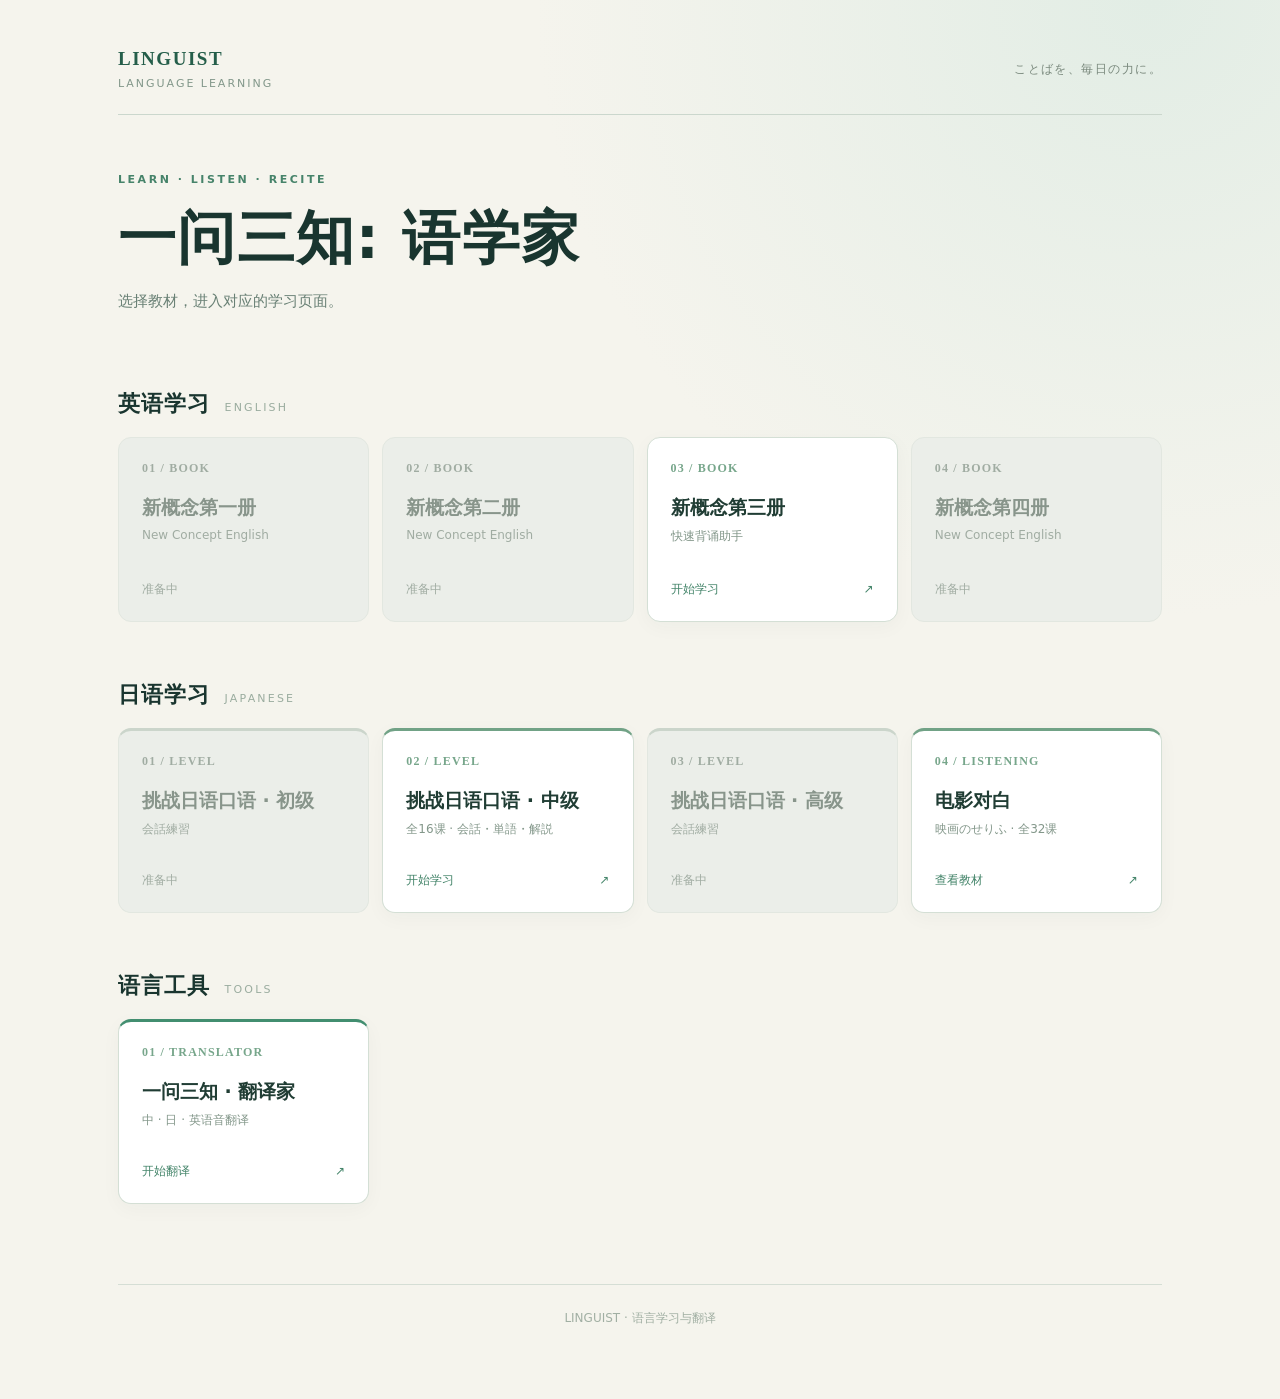
<file: index.html>
<!doctype html>
<html lang="zh-CN">
<head>
  <meta charset="utf-8">
  <meta name="viewport" content="width=device-width, initial-scale=1">
  <meta name="color-scheme" content="light">
  <title>一问三知: 语学家</title>
  <style>
    :root{font-family:"Segoe UI","Microsoft YaHei",system-ui,sans-serif;color:#19352f;background:#f5f4ed}
    *{box-sizing:border-box}
    body{margin:0;min-height:100vh;background:radial-gradient(circle at 90% 0%,#e2ede5 0,transparent 34%),#f5f4ed}
    .page{max-width:1100px;margin:auto;padding:48px 28px 72px}
    header{display:flex;justify-content:space-between;align-items:center;gap:20px;border-bottom:1px solid #cbd7cd;padding-bottom:23px}
    .brand{font:700 19px/1.2 Georgia,serif;letter-spacing:.08em;color:#255e4a}
    .brand span{display:block;margin-top:6px;font:500 11px/1.3 system-ui,sans-serif;letter-spacing:.18em;color:#82978a}
    .header-note{color:#7a897d;font-size:12px;letter-spacing:.12em}
    .hero{padding:58px 0 53px}
    .eyebrow{font-size:11px;font-weight:700;letter-spacing:.23em;color:#46836a}
    h1{margin:18px 0 15px;font-size:clamp(34px,5vw,58px);line-height:1.18;letter-spacing:.025em}
    .hero p{margin:0;color:#698075;line-height:1.8;font-size:15px}
    .section{margin-top:21px}
    .section-head{display:flex;align-items:baseline;gap:15px;margin-bottom:18px}
    .section-head h2{margin:0;font-size:22px;letter-spacing:.04em}
    .section-head span{font-size:11px;letter-spacing:.2em;color:#9aac9f}
    .grid{display:grid;grid-template-columns:repeat(4,minmax(0,1fr));gap:13px}
    .card{min-height:185px;padding:23px;border:1px solid #d4dfd5;border-radius:13px;background:#fff;display:flex;flex-direction:column;justify-content:space-between;text-decoration:none;color:#203d34;box-shadow:0 5px 20px rgba(28,69,49,.035)}
    .card .number{font:600 12px/1.2 Georgia,serif;color:#77a68b;letter-spacing:.1em}
    .card h3{font-size:19px;line-height:1.35;margin:20px 0 7px}
    .card .subtitle{font-size:12px;color:#83978a}
    .card .foot{display:flex;justify-content:space-between;align-items:center;font-size:12px;color:#438469}
    a.card{transition:transform .18s,box-shadow .18s,border-color .18s}
    a.card:hover,a.card:focus-visible{transform:translateY(-4px);border-color:#79aa8d;box-shadow:0 13px 30px rgba(28,69,49,.11);outline:none}
    .disabled{background:#ebeee9;border-color:#e2e7e0;color:#88958b;box-shadow:none;cursor:default}
    .disabled .number,.disabled .subtitle,.disabled .foot{color:#a0aca2}
    .japanese{margin-top:58px}
    .japanese .card{border-top:3px solid #71a286}
    .japanese .disabled{border-top-color:#cbd5cb}
    .tools{margin-top:58px}
    .tools .card{border-top:3px solid #428e70}
    footer{margin-top:80px;border-top:1px solid #d5ded5;padding-top:25px;color:#a1afa3;font-size:12px;text-align:center}
    @media(max-width:850px){.grid{grid-template-columns:repeat(2,minmax(0,1fr))}}
    @media(max-width:520px){.page{padding:28px 18px 44px}.hero{padding:44px 0 34px}.hero p{font-size:14px}.grid{grid-template-columns:1fr}.card{min-height:138px}.section-head h2{font-size:20px}.japanese{margin-top:45px}.header-note{display:none}footer{margin-top:55px}}
  </style>
</head>
<body>
  <div class="page">
    <header><div class="brand">LINGUIST<span>LANGUAGE LEARNING</span></div><div class="header-note">ことばを、毎日の力に。</div></header>
    <main>
      <div class="hero"><div class="eyebrow">LEARN · LISTEN · RECITE</div><h1>一问三知: 语学家</h1><p>选择教材，进入对应的学习页面。</p></div>
      <section class="section" aria-labelledby="english-title">
        <div class="section-head"><h2 id="english-title">英语学习</h2><span>ENGLISH</span></div>
        <div class="grid">
          <div class="card disabled" aria-disabled="true"><div><div class="number">01 / BOOK</div><h3>新概念第一册</h3><div class="subtitle">New Concept English</div></div><div class="foot">准备中</div></div>
          <div class="card disabled" aria-disabled="true"><div><div class="number">02 / BOOK</div><h3>新概念第二册</h3><div class="subtitle">New Concept English</div></div><div class="foot">准备中</div></div>
          <a class="card" href="NCE3.html" aria-label="打开新概念第三册"><div><div class="number">03 / BOOK</div><h3>新概念第三册</h3><div class="subtitle">快速背诵助手</div></div><div class="foot"><span>开始学习</span><span aria-hidden="true">↗</span></div></a>
          <div class="card disabled" aria-disabled="true"><div><div class="number">04 / BOOK</div><h3>新概念第四册</h3><div class="subtitle">New Concept English</div></div><div class="foot">准备中</div></div>
        </div>
      </section>
      <section class="section japanese" aria-labelledby="japanese-title">
        <div class="section-head"><h2 id="japanese-title">日语学习</h2><span>JAPANESE</span></div>
        <div class="grid">
          <div class="card disabled" aria-disabled="true"><div><div class="number">01 / LEVEL</div><h3>挑战日语口语 · 初级</h3><div class="subtitle">会話練習</div></div><div class="foot">准备中</div></div>
          <a class="card" href="Japan2.html" aria-label="打开挑战日语口语中级"><div><div class="number">02 / LEVEL</div><h3>挑战日语口语 · 中级</h3><div class="subtitle">全16课 · 会話・単語・解説</div></div><div class="foot"><span>开始学习</span><span aria-hidden="true">↗</span></div></a>
          <div class="card disabled" aria-disabled="true"><div><div class="number">03 / LEVEL</div><h3>挑战日语口语 · 高级</h3><div class="subtitle">会話練習</div></div><div class="foot">准备中</div></div>
          <a class="card" href="Japan4.html" aria-label="打开挑战日语口语电影对白"><div><div class="number">04 / LISTENING</div><h3>电影对白</h3><div class="subtitle">映画のせりふ · 全32课</div></div><div class="foot"><span>查看教材</span><span aria-hidden="true">↗</span></div></a>
        </div>
      </section>
      <section class="section tools" aria-labelledby="tools-title">
        <div class="section-head"><h2 id="tools-title">语言工具</h2><span>TOOLS</span></div>
        <div class="grid">
          <a class="card" href="translator/" aria-label="打开一问三知翻译家"><div><div class="number">01 / TRANSLATOR</div><h3>一问三知 · 翻译家</h3><div class="subtitle">中 · 日 · 英语音翻译</div></div><div class="foot"><span>开始翻译</span><span aria-hidden="true">↗</span></div></a>
        </div>
      </section>
    </main>
    <footer>LINGUIST · 语言学习与翻译</footer>
  </div>
</body>
</html>
</file>
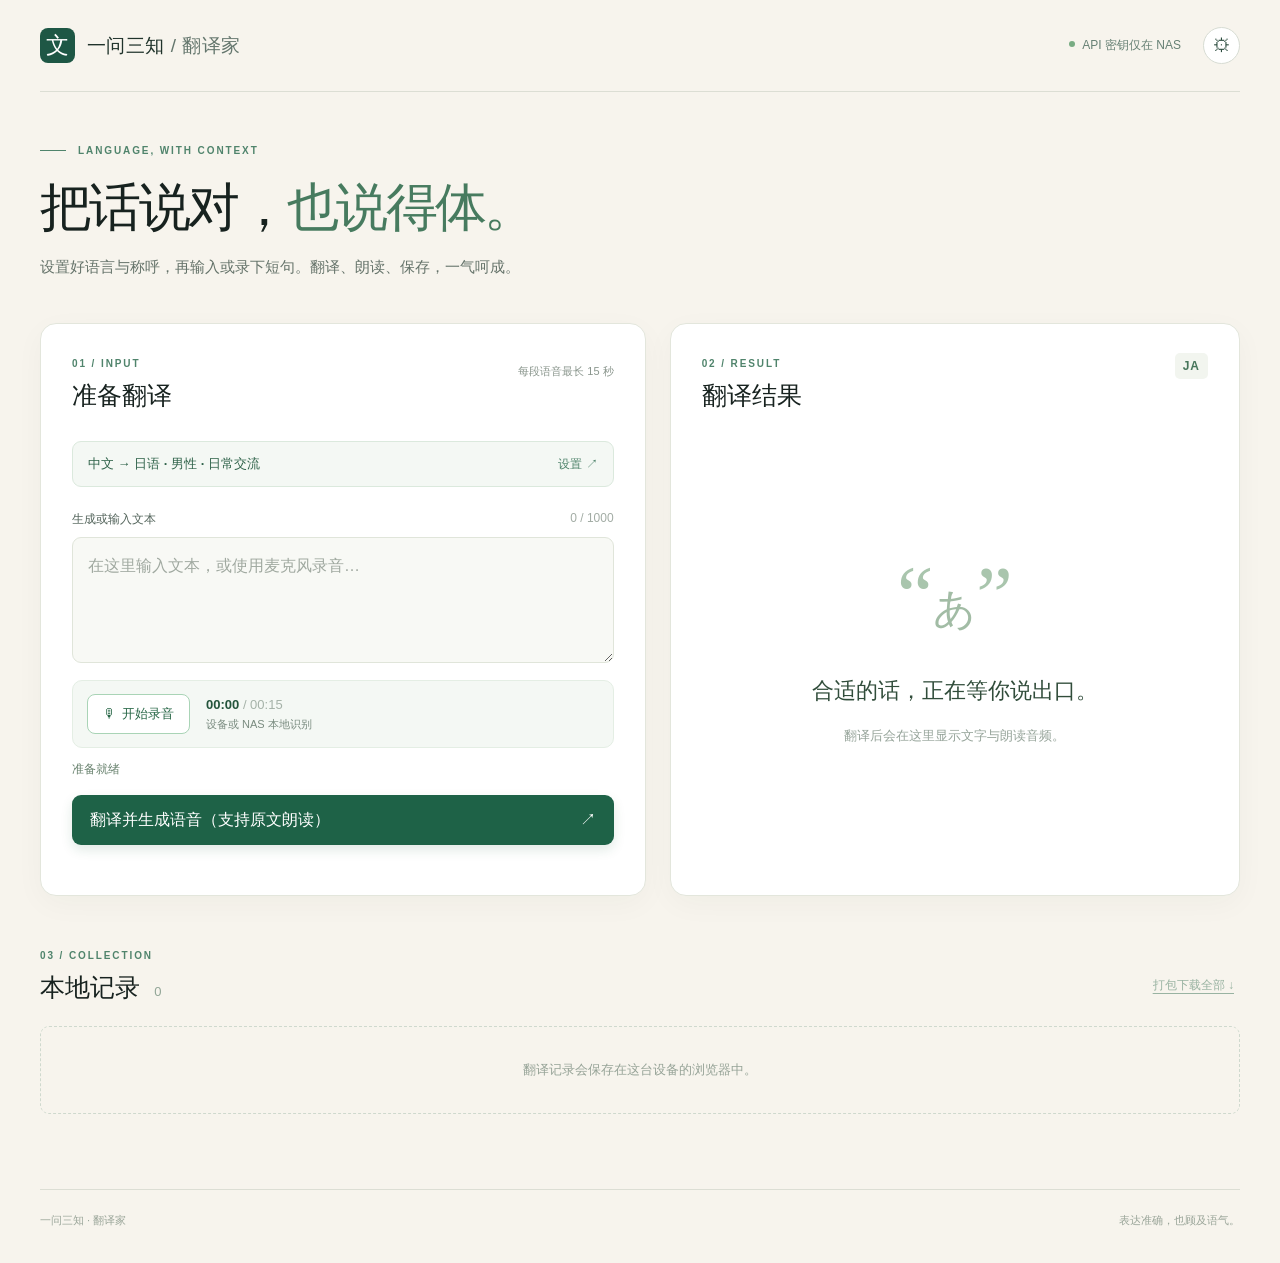
<file: translator/index.html>
<!doctype html>
<html lang="zh-CN">
<head>
  <meta charset="utf-8">
  <meta name="viewport" content="width=device-width, initial-scale=1, viewport-fit=cover">
  <meta name="theme-color" content="#f7f4ed">
  <meta name="description" content="一问三知翻译家：按对象与场合调整语气的中日英翻译。">
  <title>一问三知 · 翻译家</title>
  <link rel="stylesheet" href="./styles.css?v=20261115-1">
</head>
<body>
  <div class="shell">
    <header class="topbar">
      <a class="brand" href="#top" aria-label="一问三知翻译家首页"><span class="brand-mark">文</span><span>一问三知<span class="brand-light"> / 翻译家</span></span></a>
      <div class="top-actions"><span class="secure-label"><span class="secure-dot"></span>API 密钥仅在 NAS</span><button id="settingsBtn" class="icon-btn" type="button" aria-label="翻译设置" title="翻译设置">⚙</button></div>
    </header>

    <main id="top">
      <section class="intro">
        <div class="eyebrow"><span class="line"></span> LANGUAGE, WITH CONTEXT</div>
        <h1>把话说对，<em>也说得体。</em></h1>
        <p>设置好语言与称呼，再输入或录下短句。翻译、朗读、保存，一气呵成。</p>
      </section>

      <div class="workspace">
        <section class="card composer" aria-labelledby="composeTitle">
          <div class="card-heading"><div><span class="step">01 / INPUT</span><h2 id="composeTitle">准备翻译</h2></div><span class="hint">每段语音最长 15 秒</span></div>
          <button id="preferencesSummary" class="preferences-summary" type="button" aria-label="打开翻译设置"><span id="preferencesText">中文 → 日语 · 男性 · 日常交流</span><span aria-hidden="true">设置 ↗</span></button>
          <div class="input-label"><label for="sourceText">生成或输入文本</label><span id="charCount">0 / 1000</span></div>
          <textarea id="sourceText" maxlength="1000" placeholder="在这里输入文本，或使用麦克风录音…"></textarea>
          <div id="textResizeHandle" class="text-resize-handle" role="separator" aria-orientation="horizontal" aria-label="拖动调整文本框高度" tabindex="0"><span aria-hidden="true"></span></div>
          <div class="record-panel">
            <button id="recordBtn" class="record-btn" type="button"><span class="mic-icon">🎙</span><span id="recordLabel">开始录音</span></button>
            <div class="record-meta"><div id="recordTime" class="record-time">00:00 <span>/ 00:15</span></div><div id="recordHint">设备或 NAS 本地识别</div></div>
            <div id="recordWave" class="record-wave" role="img" aria-label="录音音量波形" hidden></div>
          </div>
          <div id="status" class="status" role="status" aria-live="polite">准备就绪</div>
          <button id="translateBtn" class="primary-btn" type="button"><span>翻译并生成语音（支持原文朗读）</span><span aria-hidden="true">↗</span></button>
        </section>

        <section class="card result" aria-labelledby="resultTitle">
          <div class="card-heading"><div><span class="step">02 / RESULT</span><h2 id="resultTitle">翻译结果</h2></div><span class="result-language" id="resultLanguage">JA</span></div>
          <div id="emptyResult" class="empty-result"><div class="empty-symbol">“<span>あ</span>”</div><h3>合适的话，正在等你说出口。</h3><p>翻译后会在这里显示文字与朗读音频。</p></div>
          <div id="filledResult" class="filled-result" hidden>
            <div class="result-caption">译文 · <span id="toneLabel">日常交流</span></div>
            <div id="translatedText" class="translated-text"></div>
            <div class="divider"></div>
            <div class="result-caption">原文</div><p id="originalText" class="original-text"></p>
            <div class="audio-tools"><button id="playBtn" class="play-btn" type="button" aria-label="播放或暂停">▶</button><div class="audio-main"><div class="audio-title">语音朗读 <span id="audioState">等待生成</span></div><div class="speed-group" role="group" aria-label="播放速度"><button type="button" data-speed="0.8">0.8×</button><button type="button" data-speed="1" class="active">1.0×</button><button type="button" data-speed="1.2">1.2×</button></div></div></div>
            <div class="result-buttons"><button id="copyBtn" type="button">复制译文</button><button id="downloadBtn" type="button">下载本句 ZIP ↓</button></div>
          </div>
        </section>
      </div>

      <section class="history-section" aria-labelledby="historyTitle"><div class="history-heading"><div><span class="step">03 / COLLECTION</span><h2 id="historyTitle">本地记录 <span id="historyCount">0</span></h2></div><button id="downloadAllBtn" class="text-btn" type="button" disabled>打包下载全部 ↓</button></div><div id="historyList" class="history-list"><div class="history-empty">翻译记录会保存在这台设备的浏览器中。</div></div></section>
    </main>
    <footer><span>一问三知 · 翻译家</span><span>表达准确，也顾及语气。</span></footer>
  </div>

  <dialog id="settingsDialog"><form method="dialog" class="settings"><div class="settings-head"><div><span class="step">PREFERENCES</span><h2>翻译设置</h2></div><button class="icon-btn" value="cancel" aria-label="关闭" type="submit">×</button></div><p>设置保存在这台设备的浏览器中。</p>
    <div class="settings-grid">
      <label class="field">我的身份<select id="speakerGender"><option value="male">男性</option><option value="female">女性</option></select></label>
      <label class="field">对方身份<select id="listenerRole"><option value="daily">日常交流</option><option value="superior">上司</option><option value="colleague">同事</option><option value="subordinate">下级</option><option value="formal">正式场合</option><option value="written">书面用语</option></select></label>
      <label class="field">输入语言<select id="sourceLang"><option value="zh">中文</option><option value="ja">日语</option><option value="en">英语</option></select></label>
      <label class="field">翻译成<select id="targetLang"><option value="ja">日语</option><option value="zh">中文</option><option value="en">英语</option></select></label>
    </div>
    <label class="field">访问口令<input id="accessToken" type="password" placeholder="NAS 中的 ACCESS_TOKEN" autocomplete="off"></label>
    <button id="saveSettingsBtn" class="primary-btn" type="button">保存设置</button><div id="settingsStatus" class="status" role="status"></div></form></dialog>
  <audio id="audioPlayer" preload="none"></audio>
  <script src="./app.js?v=20261115-1" defer></script>
</body>
</html>
</file>
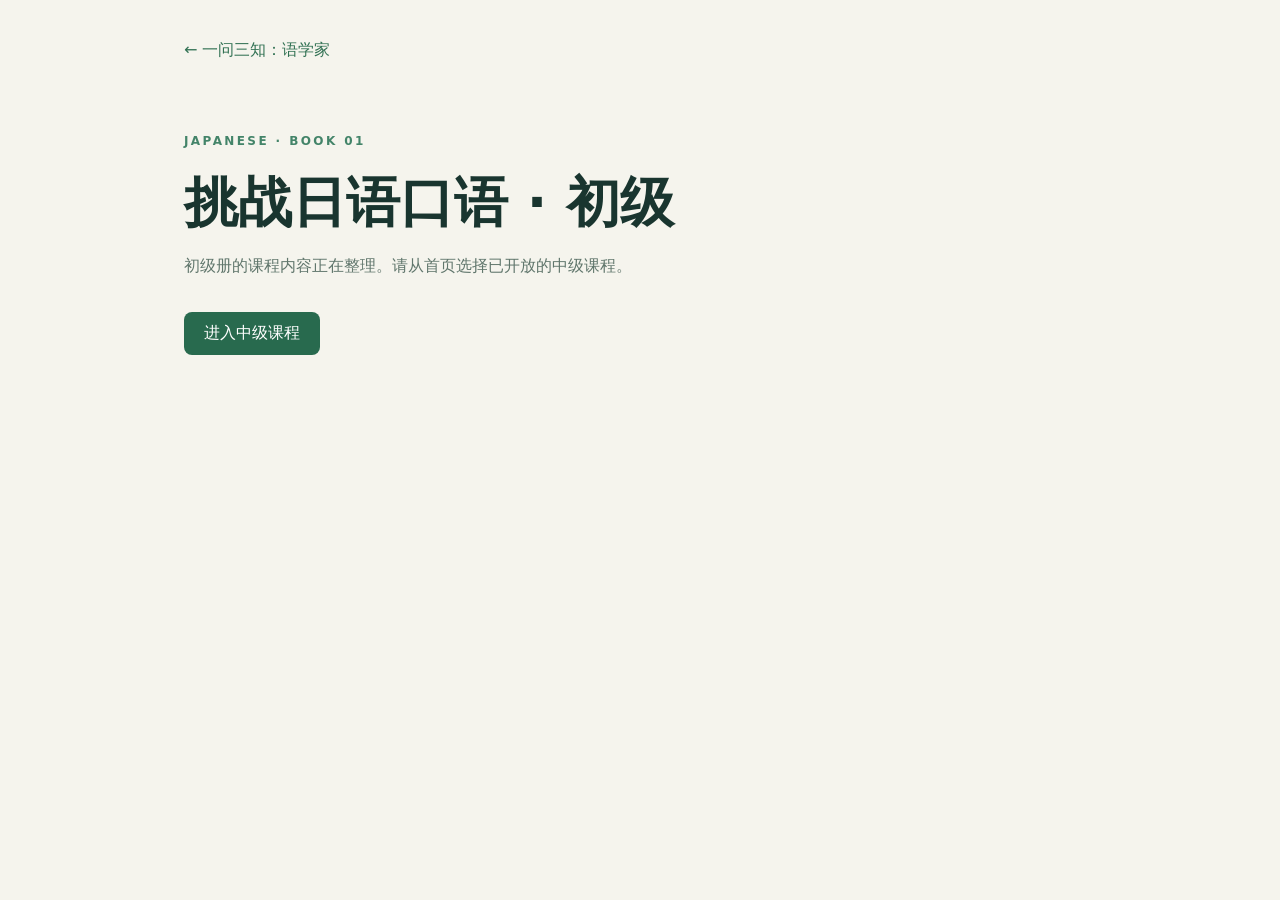
<file: Japan1.html>
<!doctype html>
<html lang="zh-CN"><head><meta charset="utf-8"><meta name="viewport" content="width=device-width,initial-scale=1"><title>挑战日语口语 · 初级｜语学家</title><link rel="stylesheet" href="course-index.css"></head>
<body><main class="page"><a class="back" href="index.html">← 一问三知：语学家</a><p class="eyebrow">JAPANESE · BOOK 01</p><h1>挑战日语口语 · 初级</h1><p>初级册的课程内容正在整理。请从首页选择已开放的中级课程。</p><a class="button" href="Japan2.html">进入中级课程</a></main></body></html>
</file>
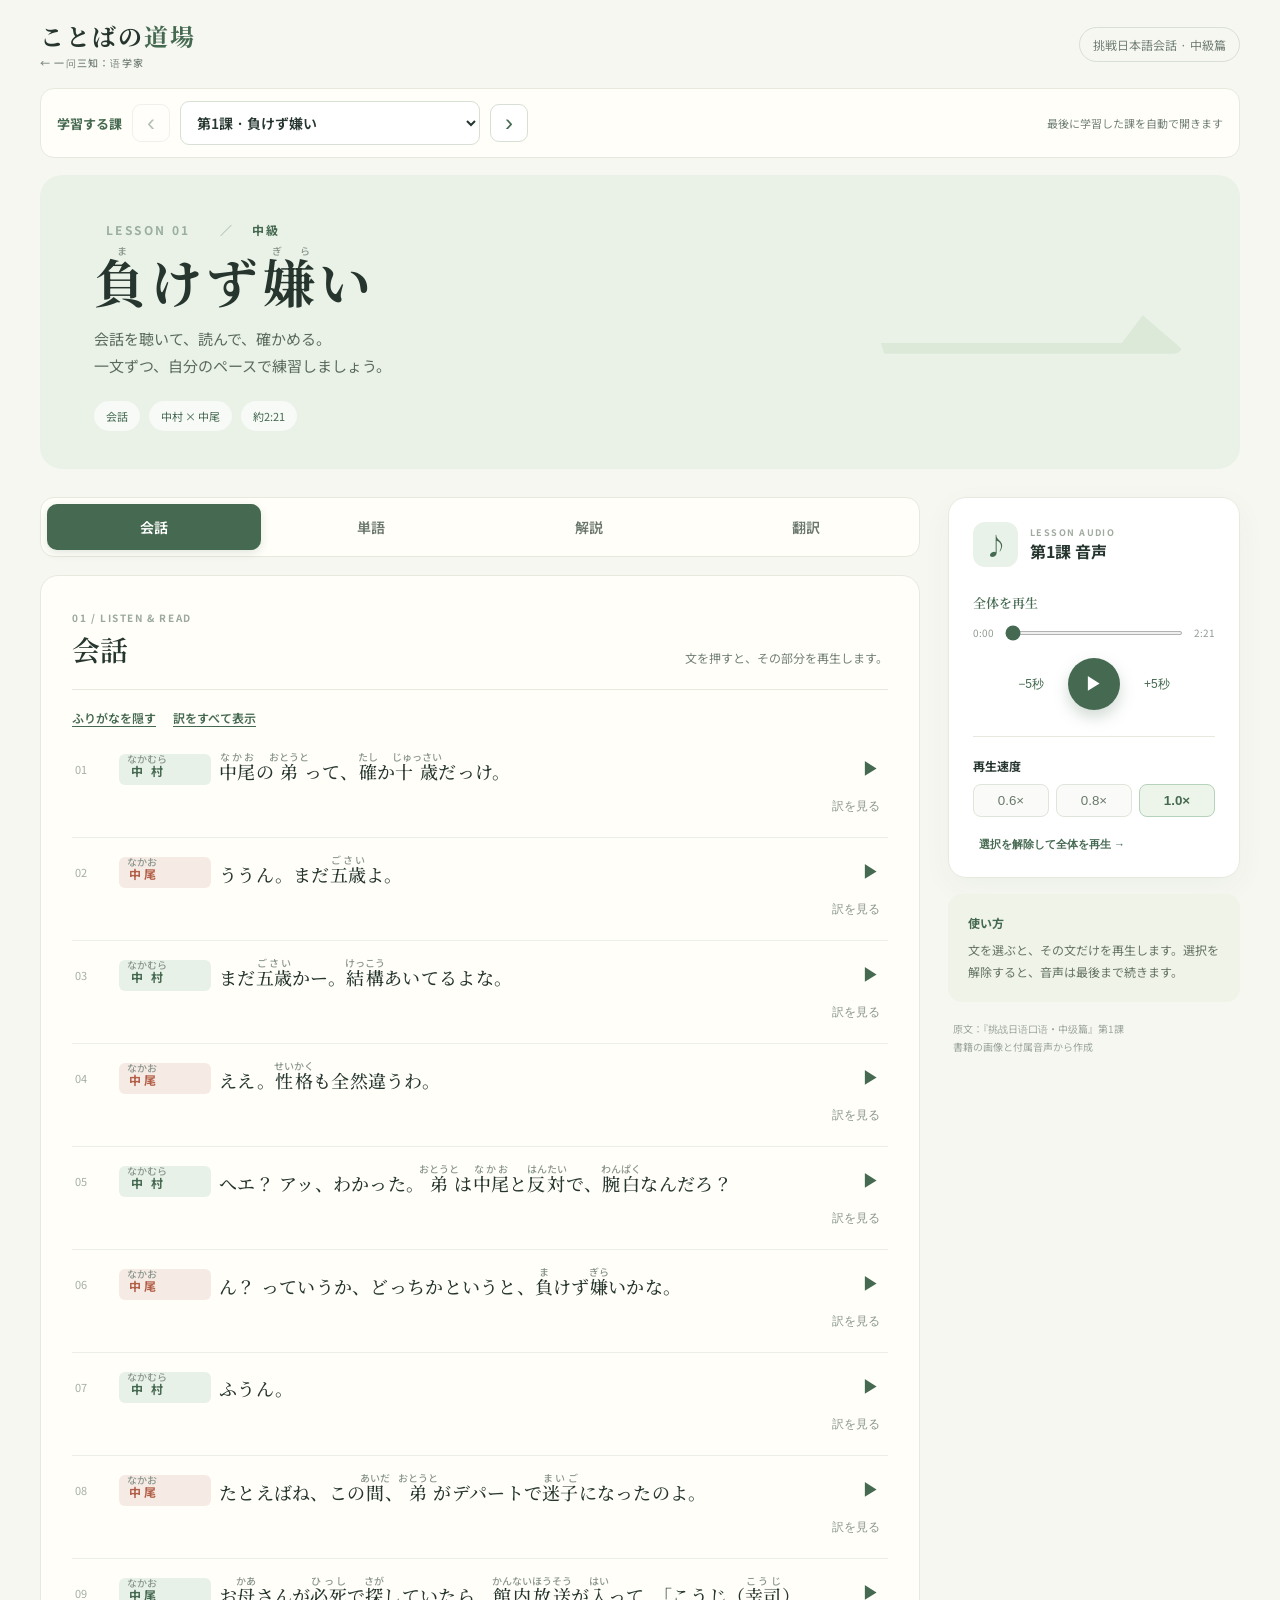
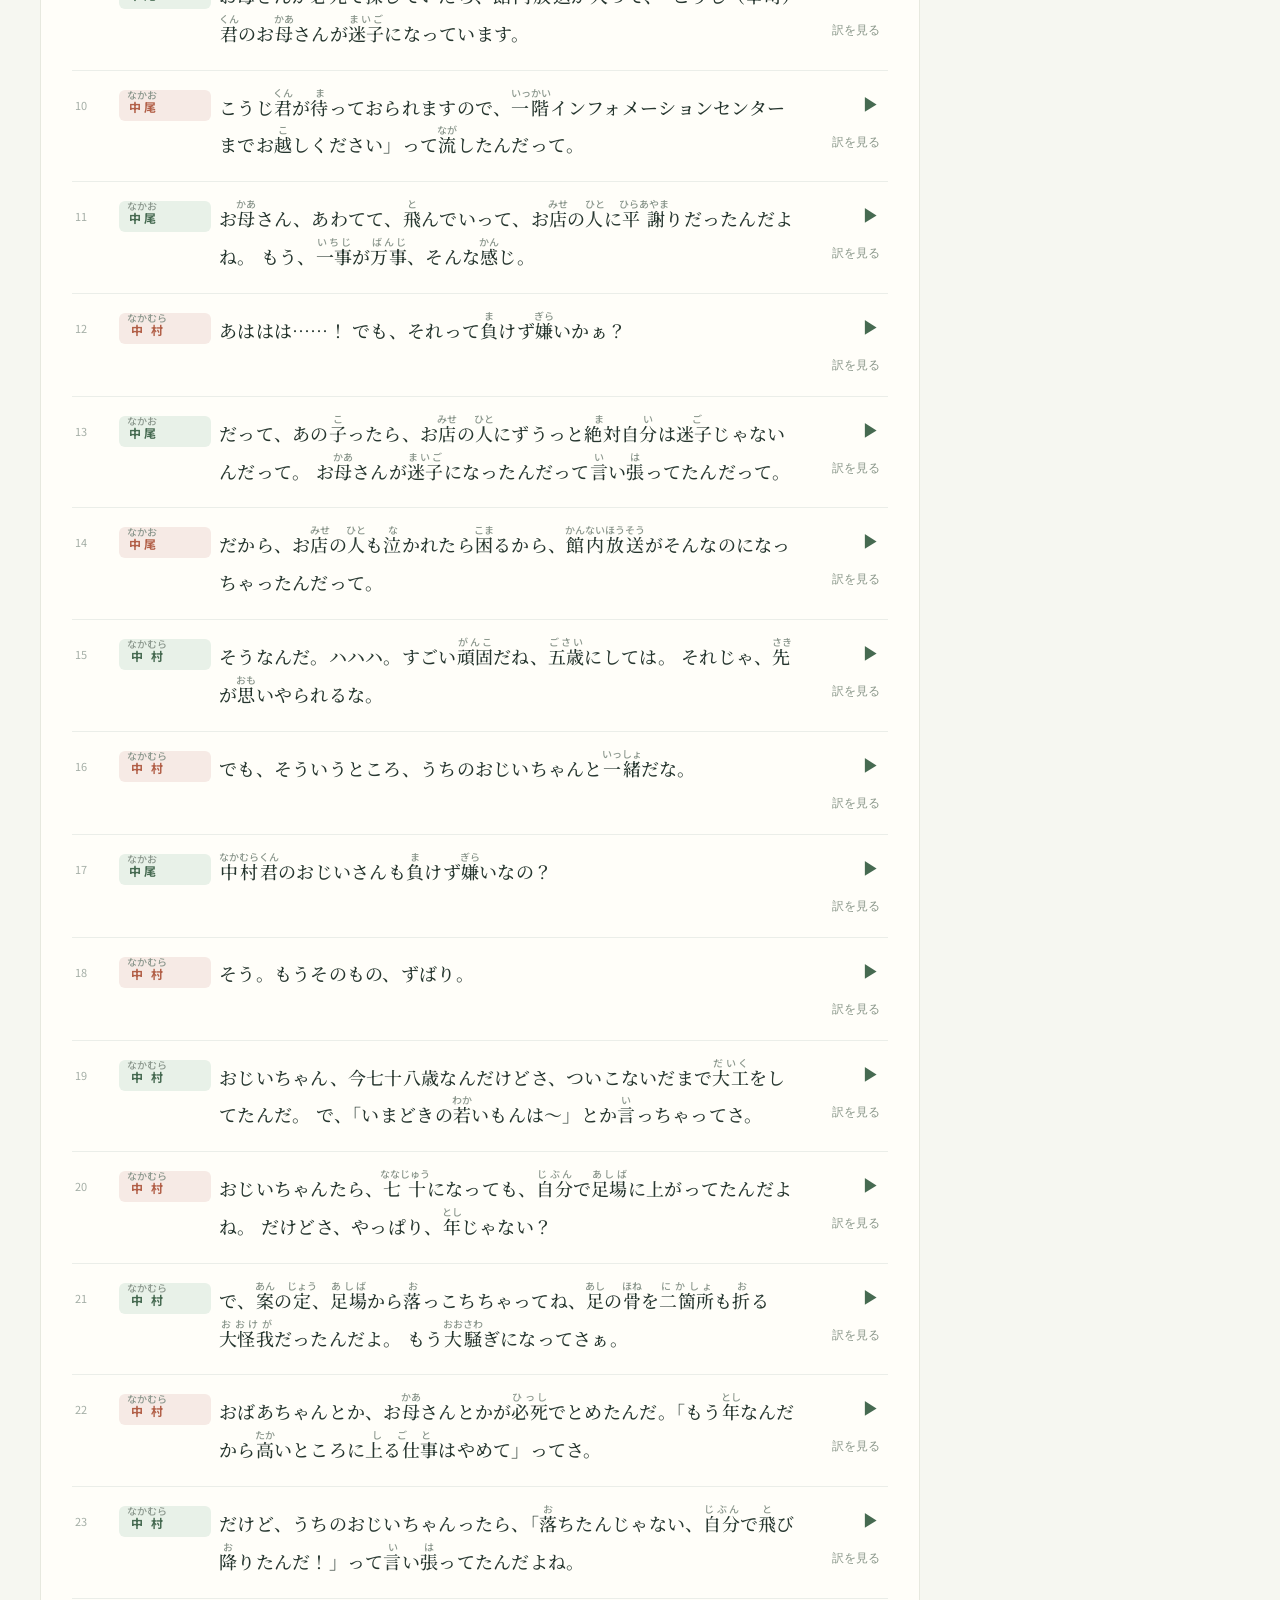
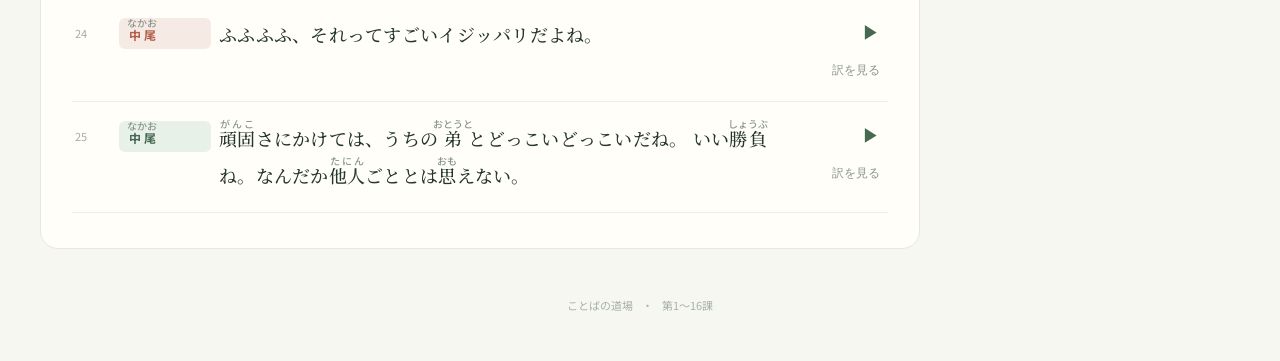
<file: Japan2.html>
<!doctype html>
<html lang="ja">
<head>
  <meta charset="utf-8">
  <meta name="viewport" content="width=device-width, initial-scale=1">
  <title>ことばの道場｜中級日本語会話</title>
  <link rel="stylesheet" href="styles.css">
  <link rel="stylesheet" href="login.css">
</head>
<body>
  <div class="shell">
    <header class="site-header">
      <a class="brand" href="index.html" aria-label="一问三知：语学家 教材选择">ことばの<span>道場</span><small>← 一问三知：语学家</small></a>
      <div class="book-tag">挑戦日本語会話 · 中級篇</div>
    </header>

    <main id="top">
      <nav class="lesson-picker" aria-label="課を選ぶ">
        <label for="lessonSelect">学習する課</label>
        <button id="previousLesson" class="lesson-step" aria-label="前の課">‹</button>
        <select id="lessonSelect" aria-label="学習する課"></select>
        <button id="nextLesson" class="lesson-step" aria-label="次の課">›</button>
        <span class="lesson-memory">最後に学習した課を自動で開きます</span>
      </nav>
      <section class="hero">
        <div class="eyebrow"><span id="lessonNumber">LESSON 01</span> <span>／</span> 中級</div>
        <h1 id="lessonTitle">負けず<ruby><em>嫌</em><rt>ぎら</rt></ruby>い</h1>
        <p>会話を聴いて、読んで、確かめる。<br>一文ずつ、自分のペースで練習しましょう。</p>
        <div class="hero-meta"><span>会話</span><span id="lessonSpeakers">中尾 × 中村</span><span id="lessonDuration">約2分14秒</span></div>
      </section>

      <div class="layout">
        <div class="main-column">
          <nav class="tabs" aria-label="学習メニュー">
            <button class="tab active" data-tab="conversation" aria-selected="true">会話</button>
            <button class="tab" data-tab="words" aria-selected="false">単語</button>
            <button class="tab" data-tab="notes" aria-selected="false">解説</button>
            <button class="tab" data-tab="translation" aria-selected="false">翻訳</button>
          </nav>

          <section class="panel active" id="conversation">
            <div class="section-head"><div><span class="section-kicker">01 / LISTEN & READ</span><h2>会話</h2></div><p>文を押すと、その部分を再生します。</p></div>
            <div class="toolbar"><button id="furiganaToggle" class="text-button" aria-pressed="true">ふりがなを隠す</button><button id="showAllTranslations" class="text-button" aria-pressed="false">訳をすべて表示</button></div>
            <div id="lines" class="lines"></div>
          </section>

          <section class="panel" id="words">
            <div class="section-head"><div><span class="section-kicker">02 / VOCABULARY</span><h2>単語</h2></div><p>本文に出てくることば</p></div>
            <div id="wordList" class="word-list"></div>
          </section>

          <section class="panel" id="notes">
            <div class="section-head"><div><span class="section-kicker">03 / LANGUAGE NOTES</span><h2>解説</h2></div><p>会話表現を中国語で説明します。</p></div>
            <div id="noteList" class="note-list"></div>
          </section>

          <section class="panel" id="translation">
            <div class="section-head"><div><span class="section-kicker">04 / CHINESE TRANSLATION</span><h2>翻訳</h2></div><p>会話の中国語訳</p></div>
            <div id="translationList" class="translation-list"></div>
          </section>
        </div>

        <aside class="sidebar">
          <div class="player-card">
            <div class="player-heading"><span class="player-icon">♪</span><div><small>LESSON AUDIO</small><strong id="audioTitle">第1課 音声</strong></div></div>
            <div id="nowPlaying" class="now-playing">全体を再生</div>
            <div class="progress-row"><span id="currentTime">0:00</span><input id="seek" type="range" min="0" max="134" value="0" aria-label="再生位置"><span id="duration">2:14</span></div>
            <div class="player-actions"><button id="backButton" aria-label="5秒戻る">−5秒</button><button id="playButton" class="play-button" aria-label="再生">▶</button><button id="forwardButton" aria-label="5秒進む">+5秒</button></div>
            <div class="speed-heading">再生速度</div><div class="speed-options" role="group" aria-label="再生速度"><button data-speed="0.6">0.6×</button><button data-speed="0.8">0.8×</button><button data-speed="1" class="selected">1.0×</button></div>
            <button id="fullPlayback" class="full-playback">選択を解除して全体を再生 →</button>
            <audio id="audio" preload="metadata"></audio>
          </div>
          <div class="tip-card"><span>使い方</span><p>文を選ぶと、その文だけを再生します。選択を解除すると、音声は最後まで続きます。</p></div>
          <div class="source-card" id="sourceCard">原文：『挑战日语口语・中级篇』第1課<br>PDFの画像と音声を照合して作成</div>
        </aside>
      </div>
    </main>
    <footer>ことばの道場 <span>・</span> 第1〜16課</footer>
  </div>
  <script src="config.js"></script>
  <script src="bootstrap.js"></script>
</body>
</html>
</file>
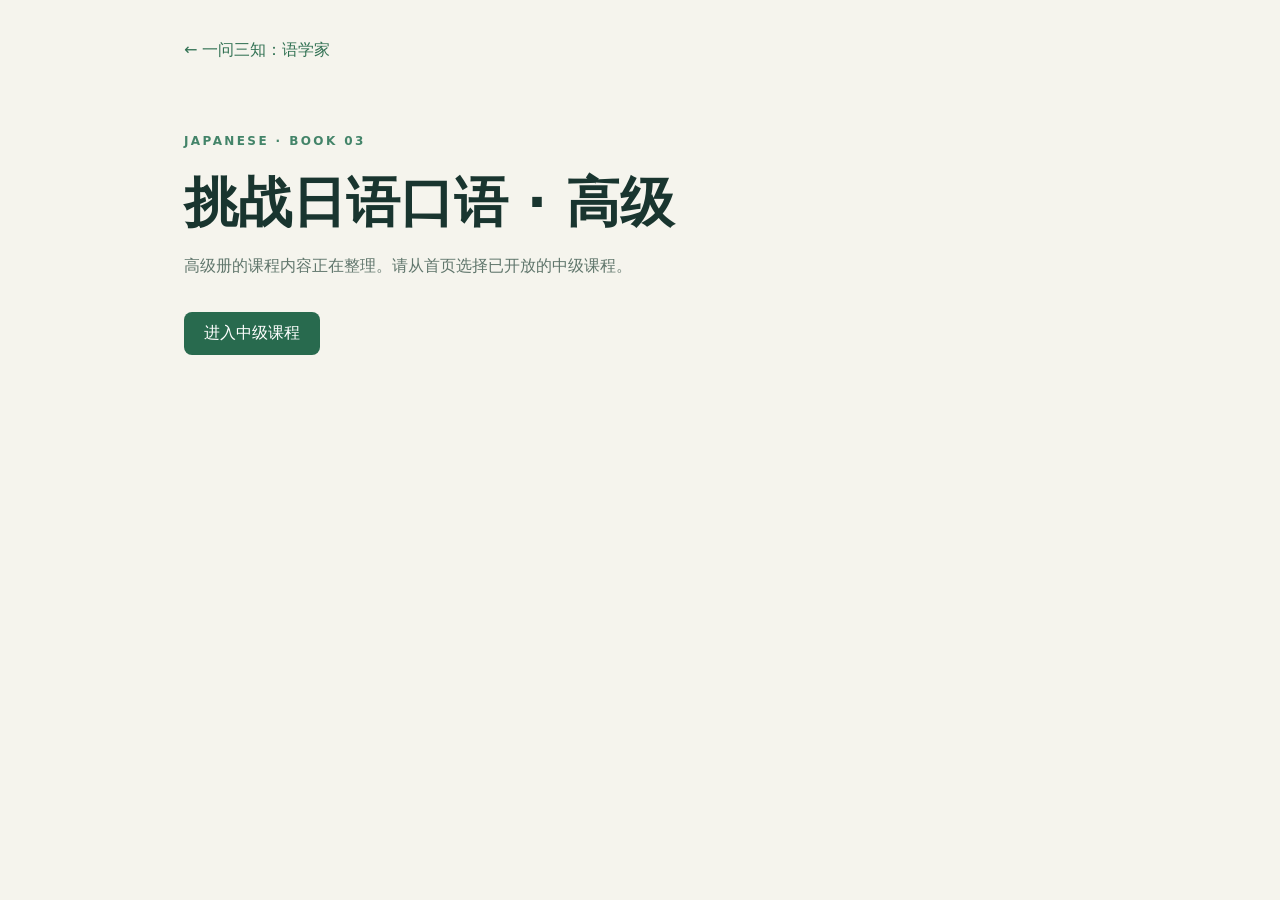
<file: Japan3.html>
<!doctype html>
<html lang="zh-CN"><head><meta charset="utf-8"><meta name="viewport" content="width=device-width,initial-scale=1"><title>挑战日语口语 · 高级｜语学家</title><link rel="stylesheet" href="course-index.css"></head>
<body><main class="page"><a class="back" href="index.html">← 一问三知：语学家</a><p class="eyebrow">JAPANESE · BOOK 03</p><h1>挑战日语口语 · 高级</h1><p>高级册的课程内容正在整理。请从首页选择已开放的中级课程。</p><a class="button" href="Japan2.html">进入中级课程</a></main></body></html>
</file>
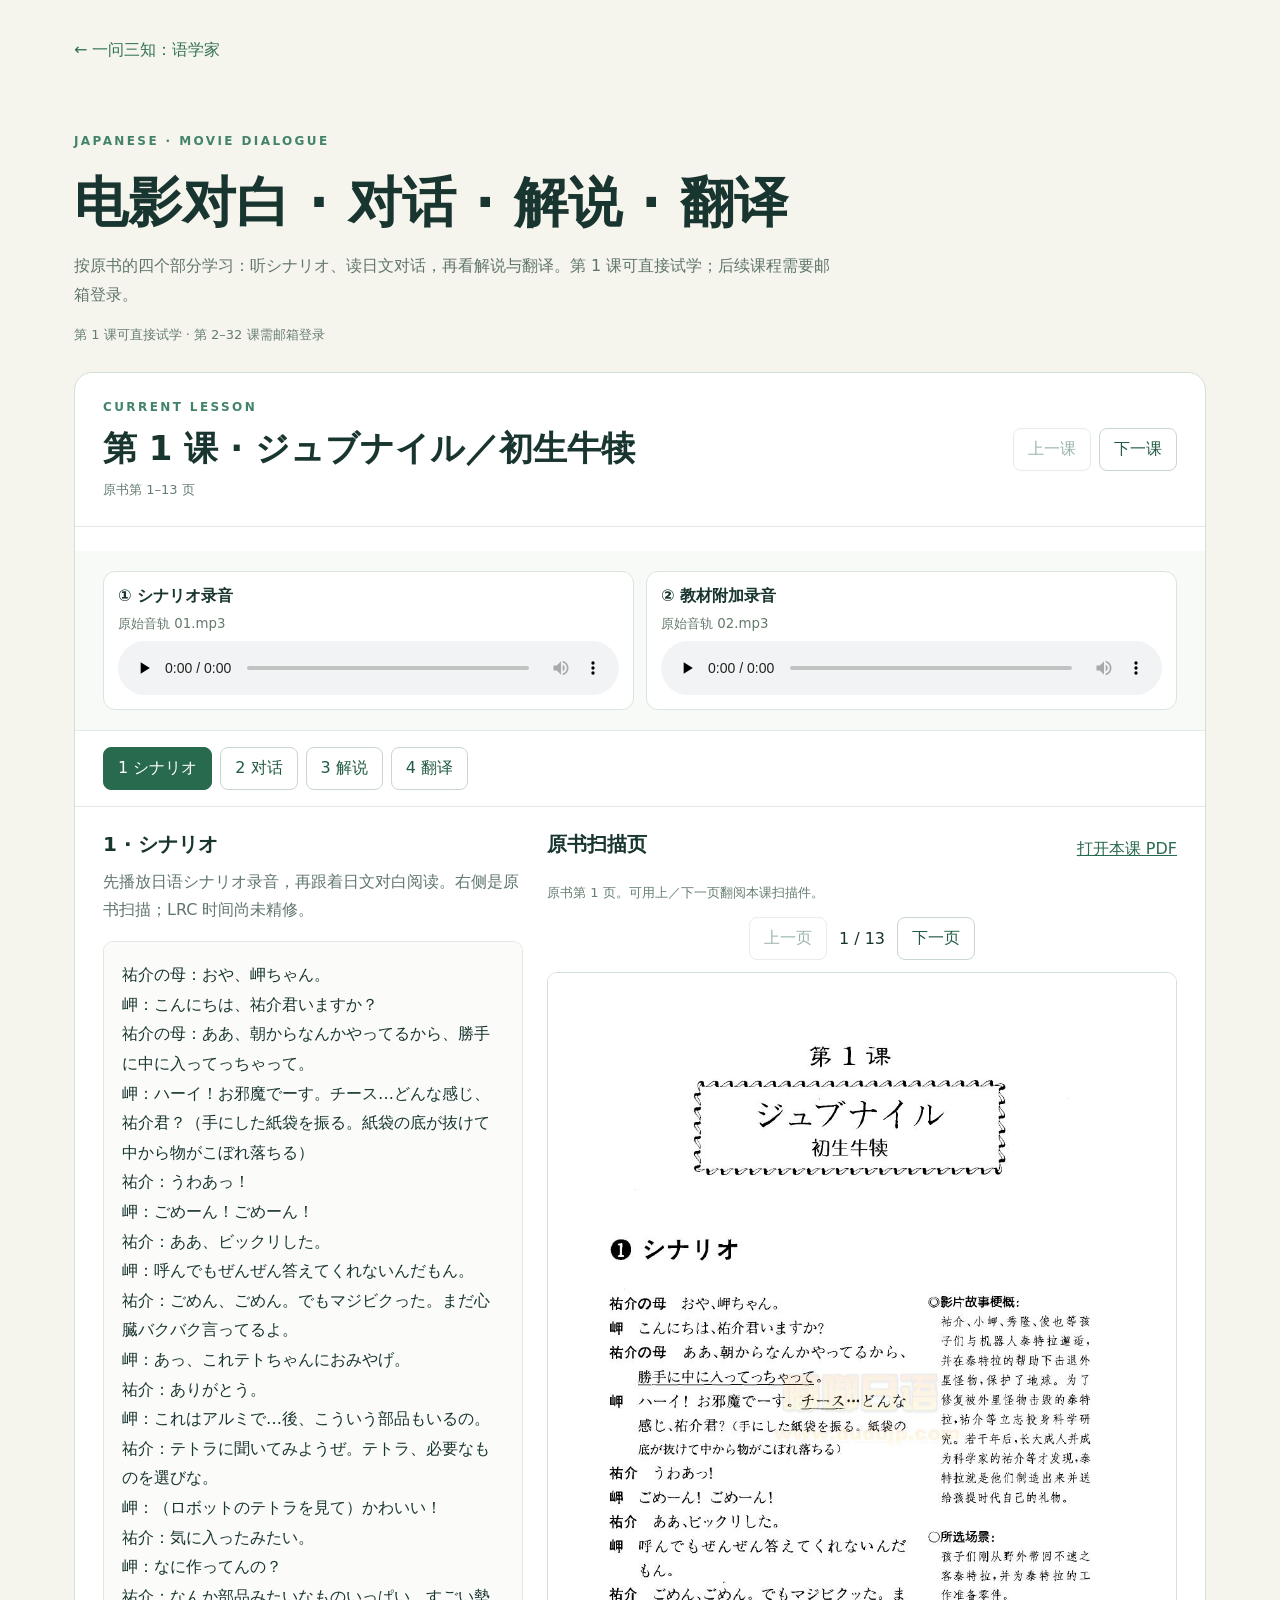
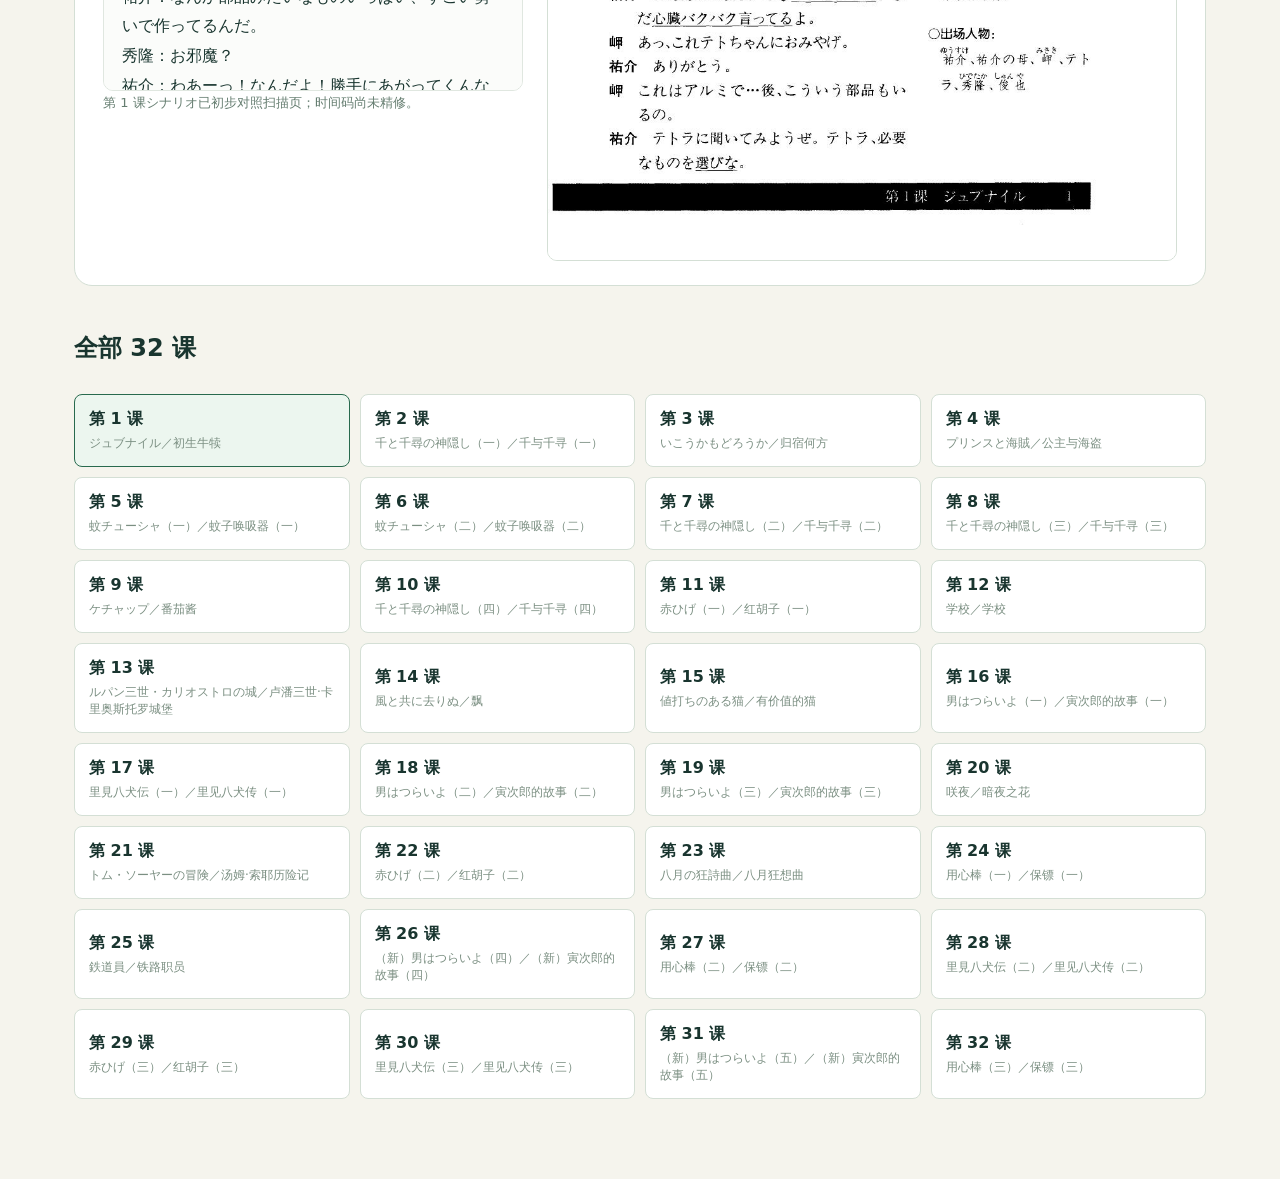
<file: Japan4.html>
<!doctype html>
<html lang="zh-CN">
<head>
  <meta charset="utf-8">
  <meta name="viewport" content="width=device-width,initial-scale=1">
  <title>电影对白 · 对话 · 解说 · 翻译｜语学家</title>
  <link rel="stylesheet" href="course-index.css">
  <link rel="stylesheet" href="movie.css">
  <script src="config.js" defer></script>
  <script src="movie.js" defer></script>
</head>
<body>
  <main class="page movie-page">
    <a class="back" href="index.html">← 一问三知：语学家</a>
    <p class="eyebrow">JAPANESE · MOVIE DIALOGUE</p>
    <h1>电影对白 · 对话 · 解说 · 翻译</h1>
    <p class="lead">按原书的四个部分学习：听シナリオ、读日文对话，再看解说与翻译。第 1 课可直接试学；后续课程需要邮箱登录。</p>
    <div id="status" class="status" role="status">正在载入课程…</div>

    <section id="lessonPanel" class="movie-lesson" hidden aria-labelledby="lessonTitle">
      <div class="lesson-heading">
        <div><p class="eyebrow">CURRENT LESSON</p><h2 id="lessonTitle"></h2><p id="lessonMeta" class="status"></p></div>
        <div class="lesson-nav"><button id="previousLesson" type="button">上一课</button><button id="nextLesson" type="button">下一课</button></div>
      </div>
      <div id="lessonNotice" class="notice" hidden></div>
      <div id="loginActions" class="actions"></div>

      <div id="lessonBody">
        <div class="audio-grid">
          <div class="audio-card"><strong>① シナリオ录音</strong><small id="scenarioTrack"></small><audio id="scenarioAudio" controls preload="none"></audio></div>
          <div class="audio-card"><strong>② 教材附加录音</strong><small id="lessonTrack"></small><audio id="lessonAudio" controls preload="none"></audio></div>
        </div>
        <div class="section-nav" role="tablist" aria-label="课文部分">
          <button type="button" role="tab" data-section="scenario">1 シナリオ</button>
          <button type="button" role="tab" data-section="dialogue">2 对话</button>
          <button type="button" role="tab" data-section="notes">3 解说</button>
          <button type="button" role="tab" data-section="translation">4 翻译</button>
        </div>
        <div class="study-grid">
          <section class="study-content" aria-live="polite">
            <h3 id="sectionTitle"></h3>
            <p id="sectionDescription"></p>
            <div id="scenarioText" class="movie-reader"></div>
            <p id="draftNotice" class="status"></p>
          </section>
          <section class="book-content" aria-labelledby="bookTitle">
            <div class="book-heading"><h3 id="bookTitle">原书扫描页</h3><a id="openBook" target="_blank" rel="noopener">打开本课 PDF</a></div>
            <p id="bookHint" class="status"></p>
            <div class="scan-controls"><button id="previousPage" type="button">上一页</button><span id="pageNumber"></span><button id="nextPage" type="button">下一页</button></div>
            <img id="bookImage" alt="本课原书扫描页">
          </section>
        </div>
      </div>
    </section>

    <section class="course-list" aria-labelledby="courseListTitle"><h2 id="courseListTitle">全部 32 课</h2><div id="lessonGrid" class="lesson-grid"></div></section>
  </main>
</body>
</html>
</file>
<file: translator/styles.css>
:root{font-family:Inter,-apple-system,BlinkMacSystemFont,"Noto Sans SC","Microsoft YaHei",sans-serif;color:#17221f;background:#f7f4ed;font-synthesis:none}*{box-sizing:border-box}[hidden]{display:none!important}body{margin:0}button,input,select,textarea{font:inherit}button{cursor:pointer}button:disabled{cursor:not-allowed;opacity:.45}.shell{max-width:1390px;margin:auto;padding:0 40px}.topbar{height:92px;display:flex;align-items:center;justify-content:space-between;border-bottom:1px solid #dcded4}.brand{display:flex;align-items:center;gap:12px;color:#20332b;text-decoration:none;font-size:19px;font-weight:760;letter-spacing:.025em}.brand-mark{width:35px;height:35px;display:grid;place-items:center;background:#1e5745;color:#fff;border-radius:8px;font-family:serif;font-size:23px}.brand-light{font-weight:450;color:#64766d}.top-actions{display:flex;align-items:center;gap:22px}.secure-label{font-size:12px;color:#668074}.secure-dot{display:inline-block;width:6px;height:6px;background:#78ac83;border-radius:50%;margin-right:7px;vertical-align:2px}.icon-btn{border:1px solid #d7dcd3;background:#fff;border-radius:50%;width:37px;height:37px;color:#2c4c3e;font-size:18px;display:grid;place-items:center}.intro{padding:53px 0 44px}.eyebrow,.step{font-size:10px;color:#50846c;letter-spacing:.19em;font-weight:800}.eyebrow{display:flex;align-items:center;gap:12px}.line{width:26px;height:1px;background:#50846c}h1{font-family:Georgia,"Noto Serif SC",serif;letter-spacing:-.05em;font-weight:500;font-size:clamp(38px,4.1vw,62px);line-height:1.2;margin:20px 0 15px}h1 em{font-style:normal;color:#477b5f}.intro p{color:#65736a;font-size:15px;line-height:1.7;margin:0}.workspace{display:grid;grid-template-columns:minmax(0,1.03fr) minmax(0,.97fr);gap:24px}.card{background:#fff;border:1px solid #e3e6dc;box-shadow:0 8px 30px rgba(30,54,42,.035);border-radius:16px;padding:29px 31px 30px;min-width:0}.card-heading,.history-heading{display:flex;align-items:flex-start;justify-content:space-between;gap:12px}.card-heading h2,.history-heading h2,.settings h2{font-family:Georgia,"Noto Serif SC",serif;font-size:25px;font-weight:600;margin:8px 0 29px}.hint{color:#8a968d;font-size:11px;margin-top:11px}.field-row{display:grid;gap:14px;margin-bottom:16px}.field-row.two{grid-template-columns:1fr 1fr}.field{display:flex;flex-direction:column;gap:9px;color:#53645b;font-size:12px;font-weight:650}.field select,.field input{width:100%;appearance:none;background:#f8f9f5;border:1px solid #e0e5da;border-radius:8px;color:#21382e;height:45px;padding:0 13px;outline:none}.field select{background-image:url("data:image/svg+xml,%3Csvg xmlns='http://www.w3.org/2000/svg' width='16' height='16' viewBox='0 0 24 24' fill='none' stroke='%2364786d' stroke-width='2'%3E%3Cpath d='m6 9 6 6 6-6'/%3E%3C/svg%3E");background-repeat:no-repeat;background-position:right 12px center;padding-right:34px}.field select:focus,.field input:focus,textarea:focus{border-color:#4e9872;box-shadow:0 0 0 3px rgba(78,152,114,.12)}.input-label{display:flex;justify-content:space-between;margin:24px 0 9px;color:#53645b;font-size:12px;font-weight:650}.input-label span{color:#a2aca4;font-weight:500}textarea{width:100%;height:126px;resize:vertical;padding:15px;border:1px solid #e0e5da;background:#f8f9f5;border-radius:9px;color:#1c2b24;outline:none;line-height:1.65}textarea::placeholder{color:#a0a9a0}.record-panel{display:flex;align-items:center;gap:16px;background:#f4f8f4;border:1px solid #e4eee4;border-radius:10px;padding:13px 14px;margin-top:13px}.record-btn{background:#fff;color:#286747;border:1px solid #a9d4b6;border-radius:8px;padding:10px 15px;font-weight:700;white-space:nowrap;font-size:13px}.record-btn.recording{background:#b83d34;color:#fff;border-color:#b83d34}.mic-icon{margin-right:6px}.record-meta{font-size:11px;color:#798b7f;line-height:1.6}.record-time{font-weight:760;color:#24553c;font-variant-numeric:tabular-nums;font-size:13px}.record-time span{font-weight:400;color:#a5b2a8}.status{min-height:24px;margin:13px 0 10px;color:#68826e;font-size:12px}.status.error{color:#b23a33}.primary-btn{width:100%;border:0;border-radius:9px;background:#1e6247;color:#fff;min-height:50px;padding:12px 18px;display:flex;align-items:center;justify-content:space-between;font-weight:700;box-shadow:0 5px 12px rgba(20,91,57,.13)}.primary-btn:hover{background:#145038}.result{position:relative}.result-language{background:#f2f5ef;color:#47765b;border-radius:5px;padding:6px 8px;font-size:12px;font-weight:760;letter-spacing:.08em}.empty-result{height:424px;display:flex;align-items:center;justify-content:center;flex-direction:column;text-align:center}.empty-symbol{font-family:Georgia,serif;color:#a9c5ad;font-size:82px;height:119px}.empty-symbol span{color:#a2bca5;font-size:42px}.empty-result h3{font-family:Georgia,"Noto Serif SC",serif;font-size:22px;font-weight:500;color:#314d3b;margin:8px 0}.empty-result p{font-size:13px;color:#96a49a}.filled-result{min-height:424px;display:flex;flex-direction:column}.filled-result[hidden]{display:none}.result-caption{color:#649477;font-size:11px;letter-spacing:.07em;font-weight:750}.translated-text{font-family:Georgia,"Noto Serif SC",serif;font-size:clamp(24px,2.2vw,34px);line-height:1.5;color:#243c2d;white-space:pre-wrap;overflow-wrap:anywhere;margin:22px 0 25px}.divider{border-top:1px solid #e9ece5;margin-bottom:21px}.original-text{color:#718077;font-size:14px;line-height:1.75;margin:9px 0 24px;white-space:pre-wrap;overflow-wrap:anywhere}.audio-tools{display:flex;align-items:center;gap:13px;background:#f5f8f3;border-radius:9px;padding:12px;margin-top:auto}.play-btn{border:0;background:#2c7652;color:#fff;width:43px;height:43px;border-radius:50%;flex:none}.audio-main{display:flex;justify-content:space-between;align-items:center;gap:8px;width:100%}.audio-title{font-weight:700;font-size:12px;color:#314c3a}.audio-title span{display:block;color:#91a095;font-weight:400;font-size:11px;margin-top:4px}.speed-group{display:flex;gap:3px;background:#e8eee8;padding:3px;border-radius:6px}.speed-group button{border:0;background:transparent;color:#78927e;padding:5px 6px;border-radius:4px;font-size:11px}.speed-group button.active{background:#fff;color:#2f684c;box-shadow:0 1px 3px #c9d5c9}.result-buttons{display:grid;grid-template-columns:1fr 1fr;gap:10px;margin-top:15px}.result-buttons button{border:1px solid #d7e2d8;background:#fff;color:#286648;border-radius:8px;padding:11px;font-weight:700;font-size:12px}.result-buttons button:hover{background:#f1f7f0}.history-section{padding:49px 0 75px}.history-heading{align-items:center}.history-heading h2{margin:8px 0 22px}.history-heading h2 span{font:500 13px Inter,sans-serif;color:#91a596;margin-left:8px}.text-btn{background:none;border:0;color:#286648;text-decoration:underline;text-underline-offset:4px;font-size:12px;font-weight:700}.history-list{display:grid;gap:9px}.history-empty{border:1px dashed #cfd9ce;border-radius:9px;color:#96a397;text-align:center;padding:34px;font-size:13px}.history-item{display:grid;grid-template-columns:55px 1fr auto;align-items:center;gap:18px;background:#fff;border:1px solid #e2e8df;border-radius:9px;padding:14px 16px}.history-index{color:#87a593;font:italic 24px Georgia,serif}.history-text{min-width:0}.history-text strong,.history-text span{display:block;overflow:hidden;text-overflow:ellipsis;white-space:nowrap}.history-text strong{font-size:14px;color:#324e3b}.history-text span{margin-top:5px;color:#95a097;font-size:12px}.history-item button{background:#f2f7f2;border:0;border-radius:6px;color:#316d4f;padding:9px 11px;font-size:12px}footer{border-top:1px solid #dcded4;display:flex;justify-content:space-between;color:#9ba69a;font-size:11px;padding:23px 0 35px}dialog{border:0;padding:0;max-width:440px;width:calc(100% - 32px);border-radius:14px;box-shadow:0 20px 70px #142a2560}dialog::backdrop{background:#14291fb0}.settings{padding:28px}.settings-head{display:flex;justify-content:space-between}.settings h2{margin-bottom:10px}.settings p{font-size:13px;color:#66796b;line-height:1.6;margin:0 0 22px}.settings .field{margin-bottom:16px}.settings .status{margin-bottom:0}@media(max-width:850px){.shell{padding:0 22px}.workspace{grid-template-columns:1fr}.intro{padding:38px 0 32px}.result{min-height:360px}.empty-result{height:280px}.filled-result{min-height:300px}.history-section{padding-top:38px}}@media(max-width:500px){.shell{padding:0 16px}.topbar{height:69px}.brand{font-size:16px}.brand-mark{width:31px;height:31px;font-size:20px}.secure-label{display:none}.intro{padding:30px 0 26px}.intro h1{font-size:40px;margin:16px 0 11px}.intro p{font-size:13px}.workspace{gap:14px}.card{padding:21px 18px}.card-heading h2{font-size:23px;margin-bottom:23px}.field-row{gap:9px}.field select{font-size:13px}.record-panel{gap:10px}.record-btn{padding:10px}.record-meta{font-size:10px}.history-item{grid-template-columns:32px 1fr auto;gap:9px;padding:12px}.history-index{font-size:20px}.history-item button{padding:8px}.audio-main{flex-wrap:wrap}.speed-group{margin-left:auto}footer span:last-child{display:none}}

.preferences-summary{width:100%;display:flex;align-items:center;justify-content:space-between;gap:12px;background:#f4f8f4;border:1px solid #dbe9dd;border-radius:9px;padding:13px 15px;color:#2f634a;text-align:left;font-size:13px;font-weight:700}
.preferences-summary span:last-child{flex:none;color:#50846c;font-size:12px}
.preferences-summary:hover{background:#eaf4eb}
.settings-grid{display:grid;grid-template-columns:1fr 1fr;gap:14px;margin-bottom:18px}
.settings-grid .field{margin:0}
.record-wave{display:flex;align-items:center;justify-content:center;gap:3px;height:30px;min-width:78px;margin-left:auto}
.record-wave[hidden]{display:none}
.record-wave span{width:3px;height:4px;background:#89a995;border-radius:3px;transition:height 70ms ease,background 70ms ease}
.record-wave.active span{background:#2e9863}
@media(max-width:500px){.record-panel{flex-wrap:wrap}.record-wave{min-width:60px}.settings-grid{gap:10px}.settings{padding:22px}}

/* Compact phone layout keeps the complete input flow in the first viewport. */
@media(max-width:600px){
  .shell{padding:0 16px}
  .topbar{height:62px}
  .topbar .icon-btn{width:44px;height:44px;font-size:21px}
  .intro{padding:13px 0 12px}
  .intro .eyebrow{display:flex;margin-bottom:9px}
  .intro p{display:none}
  .intro h1{font-size:clamp(28px,8vw,34px);line-height:1.18;margin:0;letter-spacing:-.06em}
  .workspace{gap:12px}
  .composer{display:flex;flex-direction:column;padding:14px 17px 17px}
  .composer .card-heading{display:flex;align-items:center;margin-bottom:13px}
  .composer .card-heading h2,.composer .preferences-summary{display:none}
  .composer .hint{margin:0;font-size:11px}
  .composer .record-panel{order:0;display:flex;flex-direction:column;flex-wrap:nowrap;justify-content:center;gap:5px;min-height:112px;margin:18px 0 0;padding:10px;background:#f4f8f4;border:1px solid #e4eee4}
  .composer .record-btn{min-width:120px;min-height:48px;padding:12px;border-radius:10px;font-size:15.6px;box-shadow:0 6px 20px rgba(35,98,61,.1)}
  .composer .mic-icon{font-size:16px;margin-right:7px}
  .composer .record-meta{text-align:center;font-size:11px}
  .composer .record-time{font-size:15px}
  .composer .record-wave{margin:0;min-width:78px}
  .composer .input-label{order:0;margin:0 0 7px;font-size:13px}
  .composer textarea{order:0;min-height:76px;height:90px;resize:vertical}
  .composer .text-resize-handle{order:0;display:flex}
  .composer .status{order:0;min-height:20px;margin:8px 0 6px}
  .composer #translateBtn{order:0;min-height:48px;font-size:clamp(12px,3.6vw,15px);gap:8px}
}

.text-resize-handle{display:none;align-items:center;justify-content:center;height:18px;touch-action:none;cursor:ns-resize;color:#a3b8a7}
.text-resize-handle span{width:32px;height:4px;border-radius:4px;background:currentColor}
.text-resize-handle:focus-visible{outline:2px solid #4e9872;outline-offset:2px}
</file>
<file: course-index.css>
:root{font-family:"Segoe UI","Microsoft YaHei",system-ui,sans-serif;color:#19352f;background:#f5f4ed}*{box-sizing:border-box}body{margin:0}.page{max-width:960px;margin:0 auto;padding:40px 24px 80px}.back{color:#317153;text-decoration:none}.back:hover{text-decoration:underline}.eyebrow{margin-top:70px;color:#438469;font-size:12px;font-weight:700;letter-spacing:.2em}h1{font-size:clamp(34px,5vw,54px);line-height:1.25;margin:16px 0}p{line-height:1.8;color:#60766c}.button{display:inline-block;background:#286a4e;color:white;padding:11px 20px;border-radius:8px;text-decoration:none;margin-top:15px}.button:hover{background:#1d563d}.card{background:white;border:1px solid #d4dfd5;border-radius:12px;padding:20px;margin:12px 0}.card h2{margin:0 0 8px;font-size:20px}.card p{margin:0}.status{font-size:13px;color:#667e71}.lesson-grid{display:grid;grid-template-columns:repeat(auto-fill,minmax(220px,1fr));gap:10px;margin-top:30px}.lesson-grid button{font:inherit;text-align:left;background:white;border:1px solid #d4dfd5;border-radius:8px;padding:14px;cursor:pointer;color:#19352f}.lesson-grid button:hover,.lesson-grid button:focus-visible{border-color:#378660;outline:2px solid #b3d8bc}.lesson-grid button span{display:block;color:#7b8f82;font-size:12px}.reader{margin-top:30px;white-space:pre-wrap;line-height:1.9;font-size:16px;background:white;border:1px solid #d4dfd5;border-radius:12px;padding:24px}.notice{padding:14px 18px;background:#fff8e3;border:1px solid #e2ce87;border-radius:8px;color:#715722}.actions{display:flex;gap:12px;flex-wrap:wrap;margin-top:16px}.actions a{color:#286a4e}@media(max-width:600px){.page{padding:25px 16px 60px}.eyebrow{margin-top:45px}.reader{padding:16px}}
</file>
<file: styles.css>
@import url('https://fonts.googleapis.com/css2?family=Noto+Sans+JP:wght@400;500;600;700&family=Noto+Serif+JP:wght@400;500;600;700&display=swap');
:root{--ink:#26362f;--muted:#738078;--line:#e7e9df;--paper:#fffef9;--bg:#f6f7f1;--green:#466a51;--accent:#dc7859;--pale:#edf4e9}
*{box-sizing:border-box}html{scroll-behavior:smooth}body{margin:0;background:var(--bg);color:var(--ink);font-family:'Noto Sans JP','Yu Gothic',Meiryo,sans-serif;font-size:15px}.shell{max-width:1260px;margin:auto;padding:0 30px}.site-header{height:88px;display:flex;align-items:center;justify-content:space-between}.brand{text-decoration:none;color:var(--ink);font-family:'Noto Serif JP',serif;font-size:24px;font-weight:700;letter-spacing:.08em}.brand span{color:var(--green)}.brand small{display:block;font-family:'Noto Sans JP',sans-serif;font-size:10px;font-weight:500;color:var(--muted);letter-spacing:.12em;margin-top:2px}.book-tag{font-size:12px;color:var(--muted);border:1px solid #d8dfd4;padding:8px 13px;border-radius:50px}.hero{position:relative;overflow:hidden;background:#eaf2e8;border-radius:22px;padding:46px 54px 38px;min-height:270px}.hero:after{content:'一';position:absolute;right:45px;top:-70px;font:400 330px 'Noto Serif JP',serif;color:#dce9d9;pointer-events:none}.eyebrow{font-size:12px;font-weight:700;letter-spacing:.2em;color:var(--green)}.eyebrow span{padding:0 12px;color:#9aafa0}.hero h1{position:relative;z-index:1;margin:8px 0 12px;font:700 52px/1.25 'Noto Serif JP',serif;letter-spacing:.08em}.hero h1 em{font-style:normal;color:var(--accent)}.hero p{position:relative;z-index:1;line-height:1.8;color:#5a6b5d;margin:0 0 22px}.hero-meta{position:relative;z-index:1;display:flex;gap:9px}.hero-meta span{font-size:11px;background:#fff9;padding:7px 12px;border-radius:30px;color:var(--green)}.layout{display:grid;grid-template-columns:minmax(0,1fr) 292px;gap:28px;margin-top:28px;align-items:start}.main-column{min-width:0}.tabs{display:flex;background:var(--paper);border:1px solid var(--line);border-radius:14px;padding:6px;gap:4px;margin-bottom:18px}.tab{flex:1;border:0;border-radius:10px;background:transparent;padding:13px 6px;color:#6c786d;font:600 14px 'Noto Sans JP',sans-serif;cursor:pointer}.tab.active{background:var(--green);color:white;box-shadow:0 3px 8px #2d563723}.panel{display:none;background:var(--paper);border:1px solid var(--line);border-radius:18px;padding:29px 31px 35px;min-height:430px}.panel.active{display:block}.section-head{display:flex;justify-content:space-between;align-items:end;gap:12px;border-bottom:1px solid var(--line);padding-bottom:20px}.section-kicker{font-size:10px;font-weight:700;letter-spacing:.16em;color:#9ba99c}.section-head h2{margin:3px 0 0;font:600 28px 'Noto Serif JP',serif}.section-head p{font-size:12px;color:var(--muted);margin:0 0 3px}.toolbar{display:flex;gap:17px;padding:16px 0 6px}.text-button{background:none;border:none;padding:3px 0;color:var(--green);font:600 12px 'Noto Sans JP',sans-serif;cursor:pointer;text-decoration:underline;text-underline-offset:3px}.line{display:grid;grid-template-columns:36px 57px minmax(0,1fr) 74px;gap:8px;padding:17px 3px;border-bottom:1px solid #ebeee9;align-items:start}.line.active{background:#f4f8f0;border-radius:10px;margin:0 -10px;padding-left:13px;padding-right:13px}.line-number{color:#a4aea6;font-size:11px;padding-top:9px;font-variant-numeric:tabular-nums}.speaker{display:inline-block;font-size:12px;font-weight:700;padding:6px 8px;border-radius:6px;margin-top:2px;white-space:nowrap;background:#e8f1e8;color:var(--green)}.speaker.nakamura{background:#f6eae5;color:#b26048}.japanese{font:500 18px/2.1 'Noto Serif JP','Yu Mincho',serif;letter-spacing:.015em;cursor:pointer}.japanese:hover{color:var(--green)}ruby rt{font:500 10px 'Noto Sans JP',sans-serif;color:#8b978d;letter-spacing:0}body.hide-ruby rt{visibility:hidden}.line-translation{display:none;margin:8px 0 0;color:#69766b;line-height:1.8;font-size:14px}.line-translation.visible{display:block}.line-actions{display:flex;flex-direction:column;align-items:end;gap:7px}.icon-button,.reveal-button{border:0;background:transparent;color:var(--green);cursor:pointer;font-size:12px;padding:5px}.icon-button{font-size:18px}.reveal-button{color:#8a978a}.sidebar{position:sticky;top:20px}.player-card{background:#fff;border:1px solid var(--line);border-radius:18px;padding:24px;box-shadow:0 9px 30px #1d44340b}.player-heading{display:flex;gap:12px;align-items:center}.player-icon{display:grid;place-items:center;width:45px;height:45px;border-radius:12px;background:#e9f2e9;color:var(--green);font-size:24px}.player-heading small{display:block;color:#a1aaa1;font-size:9px;letter-spacing:.16em;font-weight:700}.player-heading strong{font-size:16px}.now-playing{font:600 13px 'Noto Serif JP',serif;color:var(--green);margin-top:26px;min-height:23px}.progress-row{display:flex;align-items:center;gap:9px;color:#919b92;font-size:10px;font-variant-numeric:tabular-nums;margin-top:9px}.progress-row input{min-width:0;flex:1;accent-color:var(--green);height:4px}.player-actions{display:flex;align-items:center;justify-content:center;gap:18px;margin:18px 0 26px}.player-actions button{border:0;background:none;color:var(--green);font-size:12px;cursor:pointer}.player-actions .play-button{width:52px;height:52px;border-radius:50%;background:var(--green);color:white;font-size:18px;box-shadow:0 7px 15px #466a5140}.speed-heading{border-top:1px solid var(--line);padding-top:20px;font-size:12px;font-weight:700}.speed-options{display:flex;gap:7px;margin-top:10px}.speed-options button{flex:1;border:1px solid #dfe5db;border-radius:8px;background:#fafbf8;padding:8px 0;color:#68786a;cursor:pointer}.speed-options button.selected{background:var(--pale);border-color:#b5d2ba;color:var(--green);font-weight:700}.full-playback{width:100%;border:0;background:none;margin-top:19px;color:var(--green);font-size:11px;font-weight:700;text-align:left;cursor:pointer}.tip-card{background:#eff3e8;border-radius:14px;padding:20px;margin-top:16px;color:#667466}.tip-card span{display:block;font-size:12px;font-weight:700;color:var(--green);margin-bottom:8px}.tip-card p{font-size:12px;line-height:1.8;margin:0}.source-card{font-size:10px;line-height:1.8;color:#9ca69d;margin:18px 5px}.word-list{display:grid;grid-template-columns:1fr 1fr;gap:10px;margin-top:23px}.word-item{border:1px solid var(--line);border-radius:11px;padding:14px 16px;background:#fff}.word-item strong{display:block;font:600 17px 'Noto Serif JP',serif}.word-item small{color:var(--green);font-size:12px}.word-item p{margin:7px 0 0;color:#6c776d;font-size:13px;line-height:1.5}.note-list{margin-top:12px}.note{border-bottom:1px solid var(--line);padding:18px 3px}.note h3{font:600 16px/1.7 'Noto Serif JP',serif;margin:0 0 6px}.note p{margin:0;color:#5c6b60;line-height:1.9;font-size:14px}.note .note-index{display:inline-block;color:#a7b0a7;font:600 12px 'Noto Sans JP',sans-serif;width:29px}.translation-list{margin-top:20px}.translation-item{display:grid;grid-template-columns:55px 1fr;gap:12px;padding:13px 0;border-bottom:1px solid var(--line)}.translation-item strong{font-size:12px;color:var(--green)}.translation-item p{margin:0;line-height:1.85;color:#4f5c51}footer{text-align:center;padding:48px 0;color:#a8b2a6;font-size:11px}footer span{padding:0 7px}@media(max-width:850px){.layout{grid-template-columns:1fr}.sidebar{position:static;grid-row:1}.player-card{max-width:none}.tip-card,.source-card{display:none}}@media(max-width:570px){.shell{padding:0 14px}.site-header{height:70px}.brand{font-size:20px}.book-tag{font-size:10px;padding:6px 8px}.hero{padding:33px 26px;min-height:240px}.hero h1{font-size:40px}.hero:after{right:-50px}.panel{padding:22px 17px}.section-head{align-items:start;flex-direction:column}.line{grid-template-columns:23px 48px minmax(0,1fr);gap:5px}.line-actions{grid-column:3;flex-direction:row;justify-content:flex-end}.japanese{font-size:16px}.speaker{font-size:11px;padding:5px}.word-list{grid-template-columns:1fr}}
@media(max-width:570px){.hero h1{font-size:34px;white-space:nowrap;letter-spacing:0}.hero h1 rt{font-size:9px}.speaker rt{font-size:7px}}
@media(max-width:400px){.book-tag{display:none}.hero-meta{gap:4px}.hero-meta span{font-size:10px;padding:6px 8px;white-space:nowrap}}

/* Mobile layout is selected by available width, including narrow desktop windows. */
.lesson-picker{display:flex;align-items:center;gap:10px;margin:0 0 17px;padding:12px 16px;background:var(--paper);border:1px solid var(--line);border-radius:14px}
.lesson-picker label{font-size:13px;font-weight:700;color:var(--green);white-space:nowrap}
.lesson-picker select{min-width:200px;max-width:100%;flex:0 1 300px;border:1px solid #d8dfd4;border-radius:9px;background:#fff;padding:10px 12px;color:var(--ink);font:600 14px 'Noto Sans JP',sans-serif}
.lesson-step{width:38px;height:38px;flex:none;border:1px solid #d8dfd4;border-radius:9px;background:#fff;color:var(--green);font-size:24px;line-height:1;cursor:pointer}
.lesson-step:disabled{opacity:.4;cursor:default}
.lesson-memory{margin-left:auto;font-size:11px;color:var(--muted)}
.line{grid-template-columns:36px 92px minmax(0,1fr) 74px}
.translation-item{grid-template-columns:90px 1fr}
@media(max-width:640px){
  body{overflow-x:hidden}
  button{touch-action:manipulation}
  .shell{padding:0 14px 205px}
  .lesson-picker{gap:5px;padding:9px;margin-bottom:11px}
  .lesson-picker label{font-size:11px;margin-right:2px}
  .lesson-picker select{min-width:0;flex:1;padding:9px 4px;font-size:12px}
  .lesson-step{width:32px;height:36px;font-size:21px}
  .lesson-memory{display:none}
  .site-header{height:64px}
  .brand{font-size:20px;white-space:nowrap}
  .brand small{font-size:9px}
  .book-tag{display:none}
  .hero{min-height:0;padding:25px 23px 24px;border-radius:18px}
  .hero:after{font-size:240px;top:-48px;right:-38px}
  .hero h1{font-size:clamp(29px,8vw,40px);white-space:normal;overflow-wrap:anywhere;letter-spacing:0;margin:11px 0}
  .hero h1 rt{font-size:9px}
  .hero p{font-size:12px;line-height:1.75;margin-bottom:16px}
  .hero-meta{gap:5px;flex-wrap:wrap}
  .hero-meta span{font-size:10px;padding:6px 9px;white-space:nowrap}
  .layout{display:block;margin-top:15px}
  .tabs{position:sticky;top:0;z-index:12;margin-bottom:12px;padding:5px;border-radius:12px;box-shadow:0 4px 14px #26362f13}
  .tab{min-height:45px;font-size:13px;padding:8px 2px}
  .panel{min-height:0;padding:23px 17px 28px;border-radius:15px}
  .section-head{gap:4px;padding-bottom:15px}
  .section-head h2{font-size:25px}
  .section-head p{font-size:11px}
  .toolbar{gap:14px;flex-wrap:wrap;padding:9px 0 2px}
  .text-button{min-height:39px;font-size:12px}
  .line{grid-template-columns:26px minmax(0,1fr) auto;grid-template-rows:auto auto;gap:6px 8px;padding:15px 1px}
  .translation-item{grid-template-columns:72px 1fr}
  .line-number{grid-column:1;grid-row:1;padding-top:12px}
  .speaker{grid-column:2;grid-row:1;justify-self:start;margin-top:0;font-size:11px;padding:7px 9px}
  .speaker rt{font-size:7px}
  .line-body{grid-column:1/-1;grid-row:2;min-width:0}
  .japanese{font-size:17px;line-height:2.15;overflow-wrap:anywhere}
  .line-translation{font-size:13px;line-height:1.8;margin-top:10px}
  .line-actions{grid-column:3;grid-row:1;flex-direction:row;gap:2px;align-items:center}
  .icon-button,.reveal-button{min-height:40px;padding:7px 6px}
  .icon-button{min-width:34px;font-size:17px}
  .reveal-button{min-width:60px;font-size:11px}
  .line.active{margin:0 -8px;padding-left:9px;padding-right:9px}
  .word-list{grid-template-columns:1fr}
  .sidebar{position:fixed;inset:auto 0 0;z-index:30;padding:8px 10px calc(8px + env(safe-area-inset-bottom));background:#f6f7f1ed;backdrop-filter:blur(12px);box-shadow:0 -5px 24px #26362f18}
  .player-card{display:grid;grid-template-columns:minmax(0,1fr) auto;grid-template-areas:'heading actions' 'now actions' 'progress progress' 'speed speed' 'full full';gap:2px 8px;padding:9px 12px;border-radius:14px;box-shadow:none}
  .player-heading{grid-area:heading;gap:7px;min-width:0}
  .player-heading small{display:none}
  .player-heading strong{font-size:12px;white-space:nowrap}
  .player-icon{width:31px;height:31px;border-radius:8px;font-size:18px;flex:none}
  .now-playing{grid-area:now;min-width:0;min-height:0;margin:0 0 2px;font-size:10px;overflow:hidden;text-overflow:ellipsis;white-space:nowrap}
  .progress-row{grid-area:progress;min-height:24px;margin:0}
  .progress-row input{height:20px}
  .player-actions{grid-area:actions;gap:2px;margin:0;align-self:center}
  .player-actions button{min-width:29px;min-height:37px;font-size:10px}
  .player-actions .play-button{width:42px;height:42px;min-width:42px;min-height:42px;font-size:16px;box-shadow:none}
  .speed-heading{display:none}
  .speed-options{grid-area:speed;gap:6px;margin:0}
  .speed-options button{min-height:31px;padding:4px 0;font-size:11px}
  .full-playback{grid-area:full;min-height:27px;margin:0;font-size:10px}
  .tip-card,.source-card{display:none}
  footer{padding:30px 0}
}

@media(max-width:640px) and (max-height:490px){
  .shell{padding-bottom:30px}
  .layout{display:flex;flex-direction:column}
  .sidebar{order:-1;width:100%}
  .sidebar{position:static;padding:0;background:none;box-shadow:none;backdrop-filter:none;margin-bottom:14px}
  .player-card{display:block}
  .speed-heading{display:block}
}
</file>
<file: login.css>
.login-notice{display:none;position:fixed;inset:0;z-index:1000;background:#f8f6f1;color:#262621;padding:18vh 24px 24px;text-align:center;font-family:system-ui,sans-serif}
.login-notice.visible{display:block}
.login-notice strong{font-size:1.3rem}
.login-notice p{margin:20px auto;max-width:32rem;line-height:1.7}
.login-notice a{display:inline-block;padding:14px 22px;background:#275c4b;color:white;border-radius:9px;text-decoration:none}
.login-notice button{display:block;margin:18px auto 0;padding:10px 16px;border:0;background:transparent;color:#275c4b;font:inherit;text-decoration:underline;cursor:pointer}
</file>
<file: movie.css>
.movie-page{max-width:1180px}.movie-page .lead{max-width:760px}.movie-lesson{margin:28px 0 46px;background:#fff;border:1px solid #d4dfd5;border-radius:18px;overflow:hidden}.lesson-heading{display:flex;justify-content:space-between;align-items:center;gap:20px;padding:24px 28px;border-bottom:1px solid #e4eae5}.lesson-heading .eyebrow{margin:0 0 8px}.lesson-heading h2{margin:0 0 6px;font-size:clamp(24px,3vw,34px)}.lesson-heading .status{margin:0}.lesson-nav{display:flex;gap:8px}.lesson-nav button,.section-nav button,.scan-controls button{font:inherit;cursor:pointer;border:1px solid #c9d7cc;background:#fff;color:#225c43;border-radius:8px;padding:10px 14px}.lesson-nav button:disabled,.scan-controls button:disabled{opacity:.45;cursor:default}.movie-lesson .notice{margin:24px 28px 0}.movie-lesson .actions{margin:0 28px 24px}.audio-grid{display:grid;grid-template-columns:1fr 1fr;gap:12px;padding:20px 28px;background:#f8faf7}.audio-card{display:grid;gap:8px;padding:14px;background:#fff;border:1px solid #dce5dd;border-radius:12px}.audio-card small{color:#647a6b}.audio-card audio{width:100%}.section-nav{display:flex;gap:8px;flex-wrap:wrap;padding:16px 28px;border-top:1px solid #e4eae5;border-bottom:1px solid #e4eae5}.section-nav button[aria-selected=true]{background:#286a4e;color:#fff;border-color:#286a4e}.study-grid{display:grid;grid-template-columns:minmax(240px,.8fr) minmax(0,1.2fr);gap:24px;padding:24px 28px}.study-grid h3{font-size:20px;margin:0 0 10px}.study-content>p{margin-top:0}.movie-reader{white-space:pre-wrap;line-height:1.85;font-size:16px;max-height:750px;overflow:auto;border:1px solid #e0e7e0;border-radius:10px;padding:18px;background:#fbfcfa}.book-heading{display:flex;justify-content:space-between;align-items:center;gap:8px}.book-heading a{color:#286a4e}.scan-controls{display:flex;align-items:center;justify-content:center;gap:12px;margin:12px 0}.book-content img{display:block;width:100%;height:auto;border:1px solid #d4dfd5;border-radius:10px;background:#f5f5f5}.course-list{margin-top:30px}.course-list h2{margin:0}.lesson-grid button[aria-current=true]{border-color:#286a4e;background:#ecf6ef}.lesson-grid button strong{display:block;margin-bottom:5px}@media(max-width:800px){.study-grid{grid-template-columns:1fr}}@media(max-width:600px){.lesson-heading{padding:20px;align-items:flex-start;flex-direction:column}.audio-grid{grid-template-columns:1fr;padding:16px}.section-nav{padding:14px 16px}.section-nav button{flex:1 1 42%}.study-grid{padding:18px 16px}.movie-lesson .notice{margin:16px}.movie-lesson .actions{margin:0 16px 16px}}
</file>
